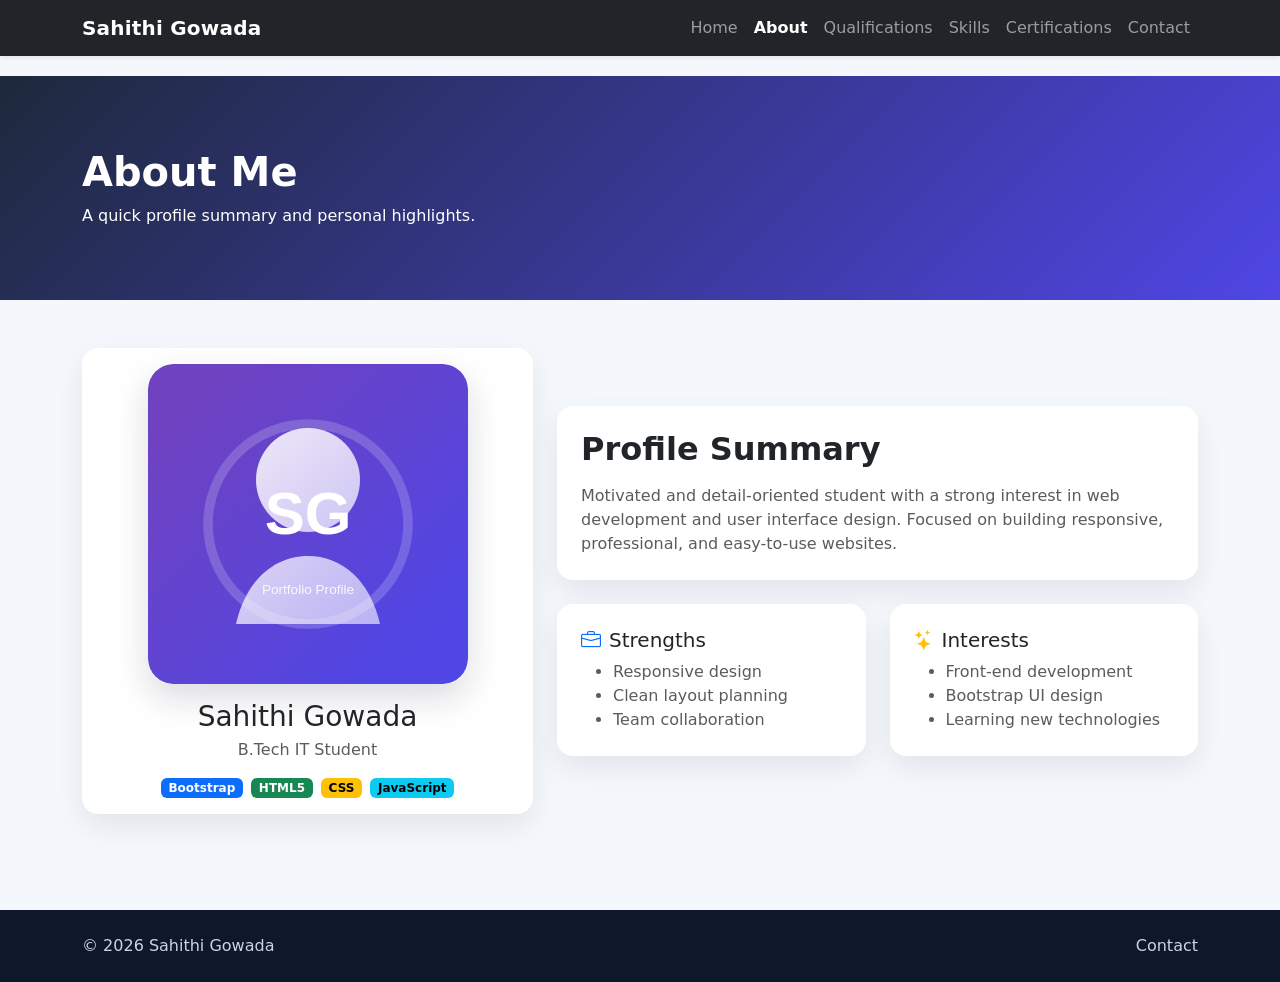
<file: about.html>
<!doctype html>
<html lang="en">
<head>
  <meta charset="UTF-8" />
  <meta name="viewport" content="width=device-width, initial-scale=1.0" />
  <title>About | Sahithi Gowada</title>
  <link href="https://cdn.jsdelivr.net/npm/bootstrap@5.3.3/dist/css/bootstrap.min.css" rel="stylesheet">
  <link href="https://cdn.jsdelivr.net/npm/bootstrap-icons@1.11.3/font/bootstrap-icons.min.css" rel="stylesheet">
  <link rel="stylesheet" href="cssstyles.css" />
</head>
<body>

<nav class="navbar navbar-expand-lg navbar-dark bg-dark fixed-top shadow-sm">
  <div class="container">
    <a class="navbar-brand fw-bold" href="index.html">Sahithi Gowada</a>
    <button class="navbar-toggler" type="button" data-bs-toggle="collapse" data-bs-target="#mainNav"><span class="navbar-toggler-icon"></span></button>
    <div class="collapse navbar-collapse" id="mainNav">
      <ul class="navbar-nav ms-auto mb-2 mb-lg-0 align-items-lg-center">
        <li class="nav-item"><a class="nav-link" href="index.html">Home</a></li>
        <li class="nav-item"><a class="nav-link" href="about.html">About</a></li>
        <li class="nav-item"><a class="nav-link" href="qualifications.html">Qualifications</a></li>
        <li class="nav-item"><a class="nav-link" href="skills.html">Skills</a></li>
        <li class="nav-item"><a class="nav-link" href="certifications.html">Certifications</a></li>
        <li class="nav-item"><a class="nav-link" href="contact.html">Contact</a></li>
      </ul>
    </div>
  </div>
</nav>

<header class="page-header py-5">
  <div class="container py-4">
    <h1 class="fw-bold mb-2">About Me</h1>
    <p class="mb-0 text-white-75">A quick profile summary and personal highlights.</p>
  </div>
</header>

<main class="py-5">
  <div class="container">
    <div class="row g-4 align-items-center">
      <div class="col-lg-5">
        <div class="card card-elevated h-100 p-3 text-center">
          <img src="assets/img/profile.svg" class="profile-image mx-auto mb-3" alt="Profile image">
          <h3 class="mb-1">Sahithi Gowada</h3>
          <p class="text-muted mb-3">B.Tech IT Student</p>
          <div class="d-flex justify-content-center gap-2 flex-wrap">
            <span class="badge text-bg-primary">Bootstrap</span>
            <span class="badge text-bg-success">HTML5</span>
            <span class="badge text-bg-warning">CSS</span>
            <span class="badge text-bg-info">JavaScript</span>
          </div>
        </div>
      </div>

      <div class="col-lg-7">
        <div class="card card-elevated p-4 mb-4">
          <h2 class="section-title">Profile Summary</h2>
          <p class="text-muted mb-0">
            Motivated and detail-oriented student with a strong interest in web development and user interface design.
            Focused on building responsive, professional, and easy-to-use websites.
          </p>
        </div>

        <div class="row g-4">
          <div class="col-md-6">
            <div class="card card-elevated h-100 p-4">
              <h5><i class="bi bi-briefcase me-2 text-primary"></i>Strengths</h5>
              <ul class="mb-0 text-muted">
                <li>Responsive design</li>
                <li>Clean layout planning</li>
                <li>Team collaboration</li>
              </ul>
            </div>
          </div>
          <div class="col-md-6">
            <div class="card card-elevated h-100 p-4">
              <h5><i class="bi bi-stars me-2 text-warning"></i>Interests</h5>
              <ul class="mb-0 text-muted">
                <li>Front-end development</li>
                <li>Bootstrap UI design</li>
                <li>Learning new technologies</li>
              </ul>
            </div>
          </div>
        </div>
      </div>
    </div>
  </div>
</main>

<footer class="footer py-4 mt-5">
  <div class="container d-flex justify-content-between align-items-center">
    <p class="mb-0">© <span id="year"></span> Sahithi Gowada</p>
    <a href="contact.html" class="footer-link">Contact</a>
  </div>
</footer>

<script src="https://cdn.jsdelivr.net/npm/bootstrap@5.3.3/dist/js/bootstrap.bundle.min.js"></script>
<script src="js/main.js"></script>
</body>
</html>
</file>
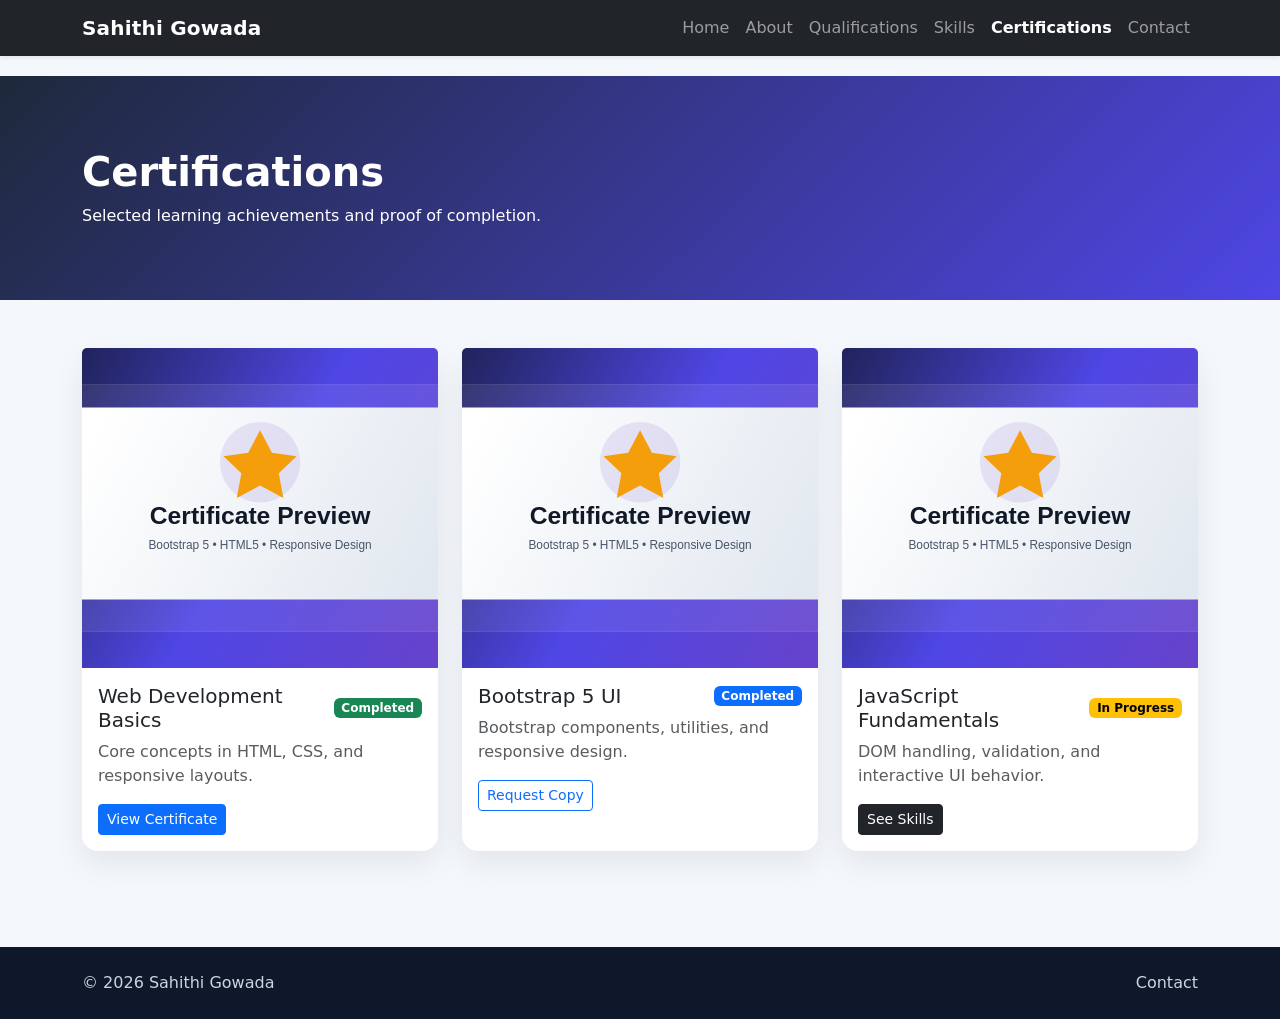
<file: certifications.html>
<!doctype html>
<html lang="en">
<head>
  <meta charset="UTF-8" />
  <meta name="viewport" content="width=device-width, initial-scale=1.0" />
  <title>Certifications | Sahithi Gowada</title>
  <link href="https://cdn.jsdelivr.net/npm/bootstrap@5.3.3/dist/css/bootstrap.min.css" rel="stylesheet">
  <link href="https://cdn.jsdelivr.net/npm/bootstrap-icons@1.11.3/font/bootstrap-icons.min.css" rel="stylesheet">
  <link rel="stylesheet" href="cssstyles.css" />
</head>
<body>

<nav class="navbar navbar-expand-lg navbar-dark bg-dark fixed-top shadow-sm">
  <div class="container">
    <a class="navbar-brand fw-bold" href="index.html">Sahithi Gowada</a>
    <button class="navbar-toggler" type="button" data-bs-toggle="collapse" data-bs-target="#mainNav"><span class="navbar-toggler-icon"></span></button>
    <div class="collapse navbar-collapse" id="mainNav">
      <ul class="navbar-nav ms-auto mb-2 mb-lg-0 align-items-lg-center">
        <li class="nav-item"><a class="nav-link" href="index.html">Home</a></li>
        <li class="nav-item"><a class="nav-link" href="about.html">About</a></li>
        <li class="nav-item"><a class="nav-link" href="qualifications.html">Qualifications</a></li>
        <li class="nav-item"><a class="nav-link" href="skills.html">Skills</a></li>
        <li class="nav-item"><a class="nav-link" href="certifications.html">Certifications</a></li>
        <li class="nav-item"><a class="nav-link" href="contact.html">Contact</a></li>
      </ul>
    </div>
  </div>
</nav>

<header class="page-header py-5">
  <div class="container py-4">
    <h1 class="fw-bold mb-2">Certifications</h1>
    <p class="mb-0 text-white-75">Selected learning achievements and proof of completion.</p>
  </div>
</header>

<main class="py-5">
  <div class="container">
    <div class="row g-4">
      <div class="col-md-4">
        <div class="card card-elevated h-100">
          <img src="assets/img/certificate.svg" class="card-img-top cert-image" alt="Certificate preview">
          <div class="card-body">
            <div class="d-flex justify-content-between align-items-center mb-2">
              <h5 class="card-title mb-0">Web Development Basics</h5>
              <span class="badge text-bg-success">Completed</span>
            </div>
            <p class="card-text text-muted">Core concepts in HTML, CSS, and responsive layouts.</p>
            <button class="btn btn-primary btn-sm" data-bs-toggle="modal" data-bs-target="#certificateModal">View Certificate</button>
          </div>
        </div>
      </div>

      <div class="col-md-4">
        <div class="card card-elevated h-100">
          <img src="assets/img/certificate.svg" class="card-img-top cert-image" alt="Certificate preview">
          <div class="card-body">
            <div class="d-flex justify-content-between align-items-center mb-2">
              <h5 class="card-title mb-0">Bootstrap 5 UI</h5>
              <span class="badge text-bg-primary">Completed</span>
            </div>
            <p class="card-text text-muted">Bootstrap components, utilities, and responsive design.</p>
            <a href="contact.html" class="btn btn-outline-primary btn-sm">Request Copy</a>
          </div>
        </div>
      </div>

      <div class="col-md-4">
        <div class="card card-elevated h-100">
          <img src="assets/img/certificate.svg" class="card-img-top cert-image" alt="Certificate preview">
          <div class="card-body">
            <div class="d-flex justify-content-between align-items-center mb-2">
              <h5 class="card-title mb-0">JavaScript Fundamentals</h5>
              <span class="badge text-bg-warning">In Progress</span>
            </div>
            <p class="card-text text-muted">DOM handling, validation, and interactive UI behavior.</p>
            <a href="skills.html" class="btn btn-dark btn-sm">See Skills</a>
          </div>
        </div>
      </div>
    </div>
  </div>
</main>

<div class="modal fade" id="certificateModal" tabindex="-1" aria-hidden="true">
  <div class="modal-dialog modal-dialog-centered modal-lg">
    <div class="modal-content">
      <div class="modal-header">
        <h5 class="modal-title">Certificate Preview</h5>
        <button type="button" class="btn-close" data-bs-dismiss="modal" aria-label="Close"></button>
      </div>
      <div class="modal-body">
        <img src="assets/img/certificate.svg" class="img-fluid rounded" alt="Certificate preview">
      </div>
      <div class="modal-footer">
        <a href="contact.html" class="btn btn-primary">Verify</a>
        <button type="button" class="btn btn-secondary" data-bs-dismiss="modal">Close</button>
      </div>
    </div>
  </div>
</div>

<footer class="footer py-4 mt-5">
  <div class="container d-flex justify-content-between align-items-center">
    <p class="mb-0">© <span id="year"></span> Sahithi Gowada</p>
    <a href="contact.html" class="footer-link">Contact</a>
  </div>
</footer>

<script src="https://cdn.jsdelivr.net/npm/bootstrap@5.3.3/dist/js/bootstrap.bundle.min.js"></script>
<script src="js/main.js"></script>
</body>
</html>
</file>
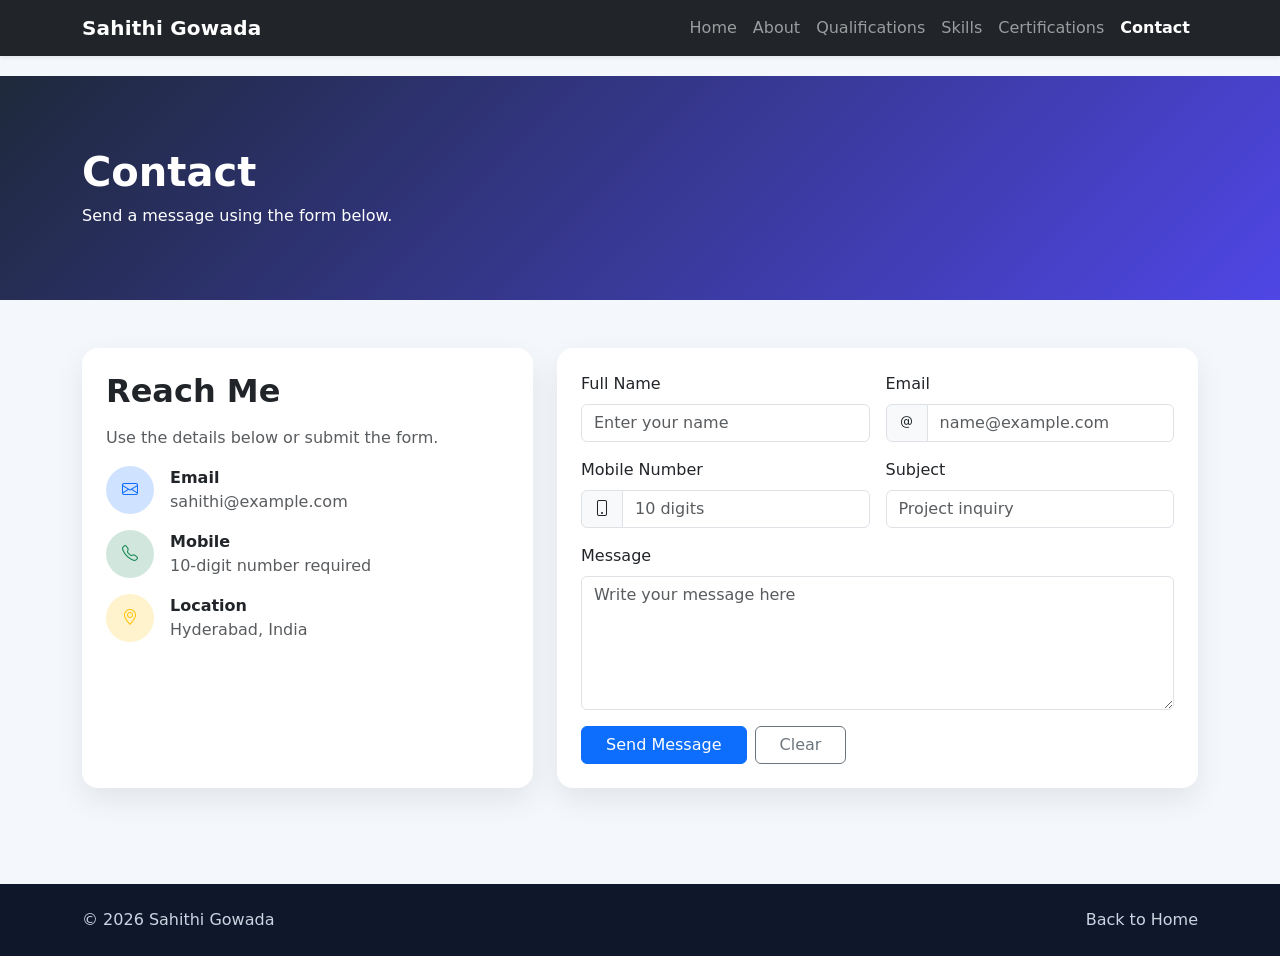
<file: contact.html>
<!doctype html>
<html lang="en">
<head>
  <meta charset="UTF-8" />
  <meta name="viewport" content="width=device-width, initial-scale=1.0" />
  <title>Contact | Sahithi Gowada</title>
  <link href="https://cdn.jsdelivr.net/npm/bootstrap@5.3.3/dist/css/bootstrap.min.css" rel="stylesheet">
  <link href="https://cdn.jsdelivr.net/npm/bootstrap-icons@1.11.3/font/bootstrap-icons.min.css" rel="stylesheet">
  <link rel="stylesheet" href="cssstyles.css" />
</head>
<body>

<nav class="navbar navbar-expand-lg navbar-dark bg-dark fixed-top shadow-sm">
  <div class="container">
    <a class="navbar-brand fw-bold" href="index.html">Sahithi Gowada</a>
    <button class="navbar-toggler" type="button" data-bs-toggle="collapse" data-bs-target="#mainNav"><span class="navbar-toggler-icon"></span></button>
    <div class="collapse navbar-collapse" id="mainNav">
      <ul class="navbar-nav ms-auto mb-2 mb-lg-0 align-items-lg-center">
        <li class="nav-item"><a class="nav-link" href="index.html">Home</a></li>
        <li class="nav-item"><a class="nav-link" href="about.html">About</a></li>
        <li class="nav-item"><a class="nav-link" href="qualifications.html">Qualifications</a></li>
        <li class="nav-item"><a class="nav-link" href="skills.html">Skills</a></li>
        <li class="nav-item"><a class="nav-link" href="certifications.html">Certifications</a></li>
        <li class="nav-item"><a class="nav-link" href="contact.html">Contact</a></li>
      </ul>
    </div>
  </div>
</nav>

<header class="page-header py-5">
  <div class="container py-4">
    <h1 class="fw-bold mb-2">Contact</h1>
    <p class="mb-0 text-white-75">Send a message using the form below.</p>
  </div>
</header>

<main class="py-5">
  <div class="container">
    <div id="formAlert"></div>

    <div class="row g-4">
      <div class="col-lg-5">
        <div class="card card-elevated p-4 h-100">
          <h2 class="section-title">Reach Me</h2>
          <p class="text-muted">Use the details below or submit the form.</p>

          <div class="d-flex align-items-start gap-3 mb-3">
            <div class="icon-circle bg-primary-subtle text-primary"><i class="bi bi-envelope"></i></div>
            <div>
              <div class="fw-semibold">Email</div>
              <div class="text-muted">sahithi@example.com</div>
            </div>
          </div>

          <div class="d-flex align-items-start gap-3 mb-3">
            <div class="icon-circle bg-success-subtle text-success"><i class="bi bi-telephone"></i></div>
            <div>
              <div class="fw-semibold">Mobile</div>
              <div class="text-muted">10-digit number required</div>
            </div>
          </div>

          <div class="d-flex align-items-start gap-3">
            <div class="icon-circle bg-warning-subtle text-warning"><i class="bi bi-geo-alt"></i></div>
            <div>
              <div class="fw-semibold">Location</div>
              <div class="text-muted">Hyderabad, India</div>
            </div>
          </div>
        </div>
      </div>

      <div class="col-lg-7">
        <form id="contactForm" class="card card-elevated p-4" novalidate>
          <div class="row g-3">
            <div class="col-md-6">
              <label for="fullName" class="form-label">Full Name</label>
              <input type="text" class="form-control" id="fullName" required placeholder="Enter your name">
              <div class="invalid-feedback">Name is required.</div>
            </div>

            <div class="col-md-6">
              <label for="email" class="form-label">Email</label>
              <div class="input-group has-validation">
                <span class="input-group-text"><i class="bi bi-at"></i></span>
                <input type="email" class="form-control" id="email" required placeholder="name@example.com">
                <div class="invalid-feedback">Enter a valid email address.</div>
              </div>
            </div>

            <div class="col-md-6">
              <label for="mobile" class="form-label">Mobile Number</label>
              <div class="input-group has-validation">
                <span class="input-group-text"><i class="bi bi-phone"></i></span>
                <input type="text" class="form-control" id="mobile" required placeholder="10 digits">
                <div class="invalid-feedback">Enter a valid 10-digit mobile number.</div>
              </div>
            </div>

            <div class="col-md-6">
              <label for="subject" class="form-label">Subject</label>
              <input type="text" class="form-control" id="subject" required placeholder="Project inquiry">
              <div class="invalid-feedback">Subject is required.</div>
            </div>

            <div class="col-12">
              <label for="message" class="form-label">Message</label>
              <textarea class="form-control" id="message" rows="5" required placeholder="Write your message here"></textarea>
              <div class="invalid-feedback">Message is required.</div>
            </div>

            <div class="col-12 d-flex gap-2 flex-wrap">
              <button type="submit" class="btn btn-primary px-4">Send Message</button>
              <button type="reset" class="btn btn-outline-secondary px-4">Clear</button>
            </div>
          </div>
        </form>
      </div>
    </div>
  </div>
</main>

<footer class="footer py-4 mt-5">
  <div class="container d-flex justify-content-between align-items-center">
    <p class="mb-0">© <span id="year"></span> Sahithi Gowada</p>
    <a href="index.html" class="footer-link">Back to Home</a>
  </div>
</footer>

<script src="https://cdn.jsdelivr.net/npm/bootstrap@5.3.3/dist/js/bootstrap.bundle.min.js"></script>
<script src="js/main.js"></script>
</body>
</html>
</file>
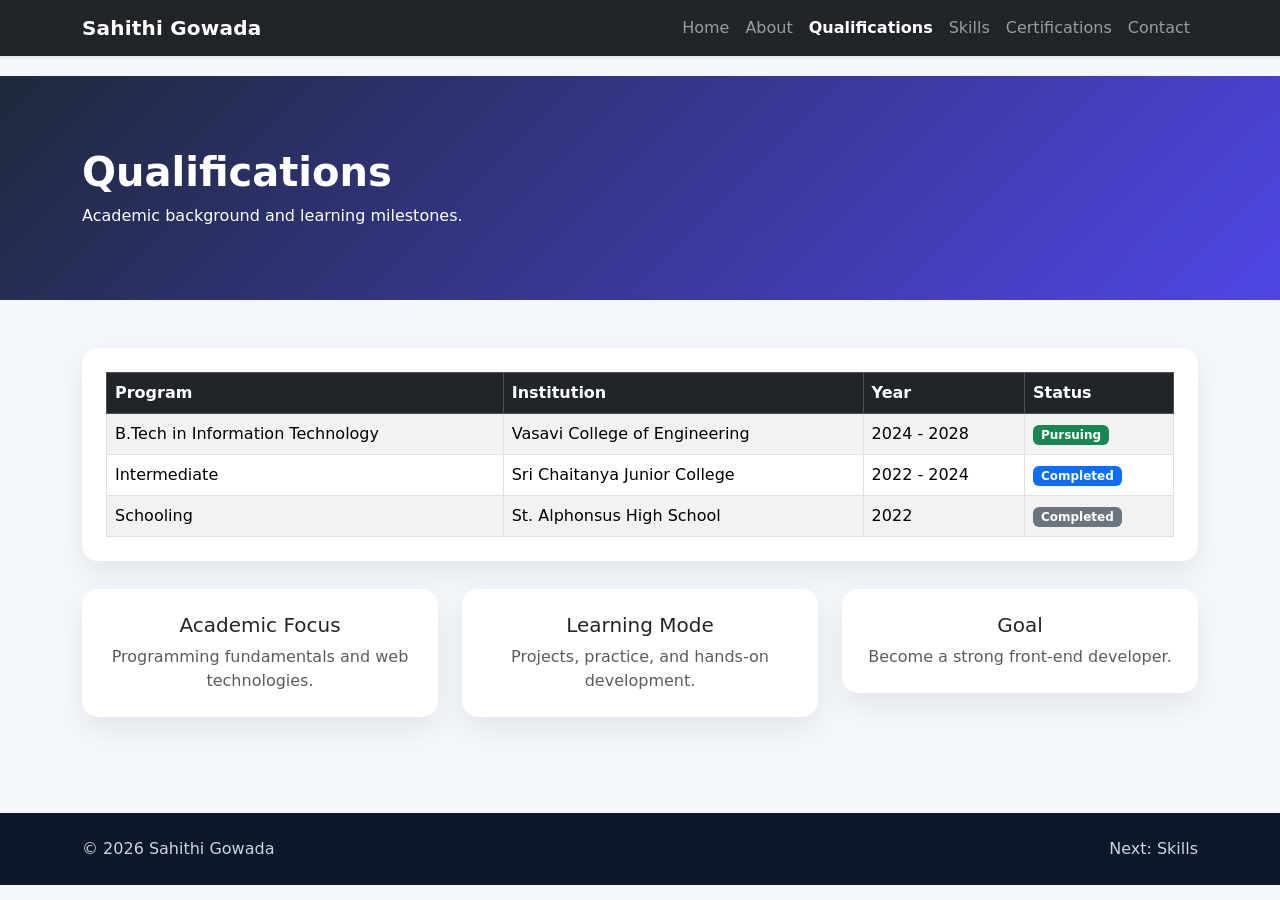
<file: qualifications.html>
<!doctype html>
<html lang="en">
<head>
  <meta charset="UTF-8" />
  <meta name="viewport" content="width=device-width, initial-scale=1.0" />
  <title>Qualifications | Sahithi Gowada</title>
  <link href="https://cdn.jsdelivr.net/npm/bootstrap@5.3.3/dist/css/bootstrap.min.css" rel="stylesheet">
  <link href="https://cdn.jsdelivr.net/npm/bootstrap-icons@1.11.3/font/bootstrap-icons.min.css" rel="stylesheet">
  <link rel="stylesheet" href="cssstyles.css" />
</head>
<body>

<nav class="navbar navbar-expand-lg navbar-dark bg-dark fixed-top shadow-sm">
  <div class="container">
    <a class="navbar-brand fw-bold" href="index.html">Sahithi Gowada</a>
    <button class="navbar-toggler" type="button" data-bs-toggle="collapse" data-bs-target="#mainNav"><span class="navbar-toggler-icon"></span></button>
    <div class="collapse navbar-collapse" id="mainNav">
      <ul class="navbar-nav ms-auto mb-2 mb-lg-0 align-items-lg-center">
        <li class="nav-item"><a class="nav-link" href="index.html">Home</a></li>
        <li class="nav-item"><a class="nav-link" href="about.html">About</a></li>
        <li class="nav-item"><a class="nav-link" href="qualifications.html">Qualifications</a></li>
        <li class="nav-item"><a class="nav-link" href="skills.html">Skills</a></li>
        <li class="nav-item"><a class="nav-link" href="certifications.html">Certifications</a></li>
        <li class="nav-item"><a class="nav-link" href="contact.html">Contact</a></li>
      </ul>
    </div>
  </div>
</nav>

<header class="page-header py-5">
  <div class="container py-4">
    <h1 class="fw-bold mb-2">Qualifications</h1>
    <p class="mb-0 text-white-75">Academic background and learning milestones.</p>
  </div>
</header>

<main class="py-5">
  <div class="container">
    <div class="card card-elevated p-4">
      <div class="table-responsive">
        <table class="table table-striped table-bordered table-hover align-middle mb-0">
          <thead class="table-dark">
            <tr>
              <th>Program</th>
              <th>Institution</th>
              <th>Year</th>
              <th>Status</th>
            </tr>
          </thead>
          <tbody>
            <tr>
              <td>B.Tech in Information Technology</td>
              <td>Vasavi College of Engineering</td>
              <td>2024 - 2028</td>
              <td><span class="badge text-bg-success">Pursuing</span></td>
            </tr>
            <tr>
              <td>Intermediate</td>
              <td>Sri Chaitanya Junior College</td>
              <td>2022 - 2024</td>
              <td><span class="badge text-bg-primary">Completed</span></td>
            </tr>
            <tr>
              <td>Schooling</td>
              <td>St. Alphonsus High School</td>
              <td>2022</td>
              <td><span class="badge text-bg-secondary">Completed</span></td>
            </tr>
          </tbody>
        </table>
      </div>
    </div>

    <div class="row g-4 mt-1">
      <div class="col-md-4">
        <div class="card card-elevated p-4 text-center">
          <h5 class="mb-2">Academic Focus</h5>
          <p class="mb-0 text-muted">Programming fundamentals and web technologies.</p>
        </div>
      </div>
      <div class="col-md-4">
        <div class="card card-elevated p-4 text-center">
          <h5 class="mb-2">Learning Mode</h5>
          <p class="mb-0 text-muted">Projects, practice, and hands-on development.</p>
        </div>
      </div>
      <div class="col-md-4">
        <div class="card card-elevated p-4 text-center">
          <h5 class="mb-2">Goal</h5>
          <p class="mb-0 text-muted">Become a strong front-end developer.</p>
        </div>
      </div>
    </div>
  </div>
</main>

<footer class="footer py-4 mt-5">
  <div class="container d-flex justify-content-between align-items-center">
    <p class="mb-0">© <span id="year"></span> Sahithi Gowada</p>
    <a href="skills.html" class="footer-link">Next: Skills</a>
  </div>
</footer>

<script src="https://cdn.jsdelivr.net/npm/bootstrap@5.3.3/dist/js/bootstrap.bundle.min.js"></script>
<script src="js/main.js"></script>
</body>
</html>
</file>
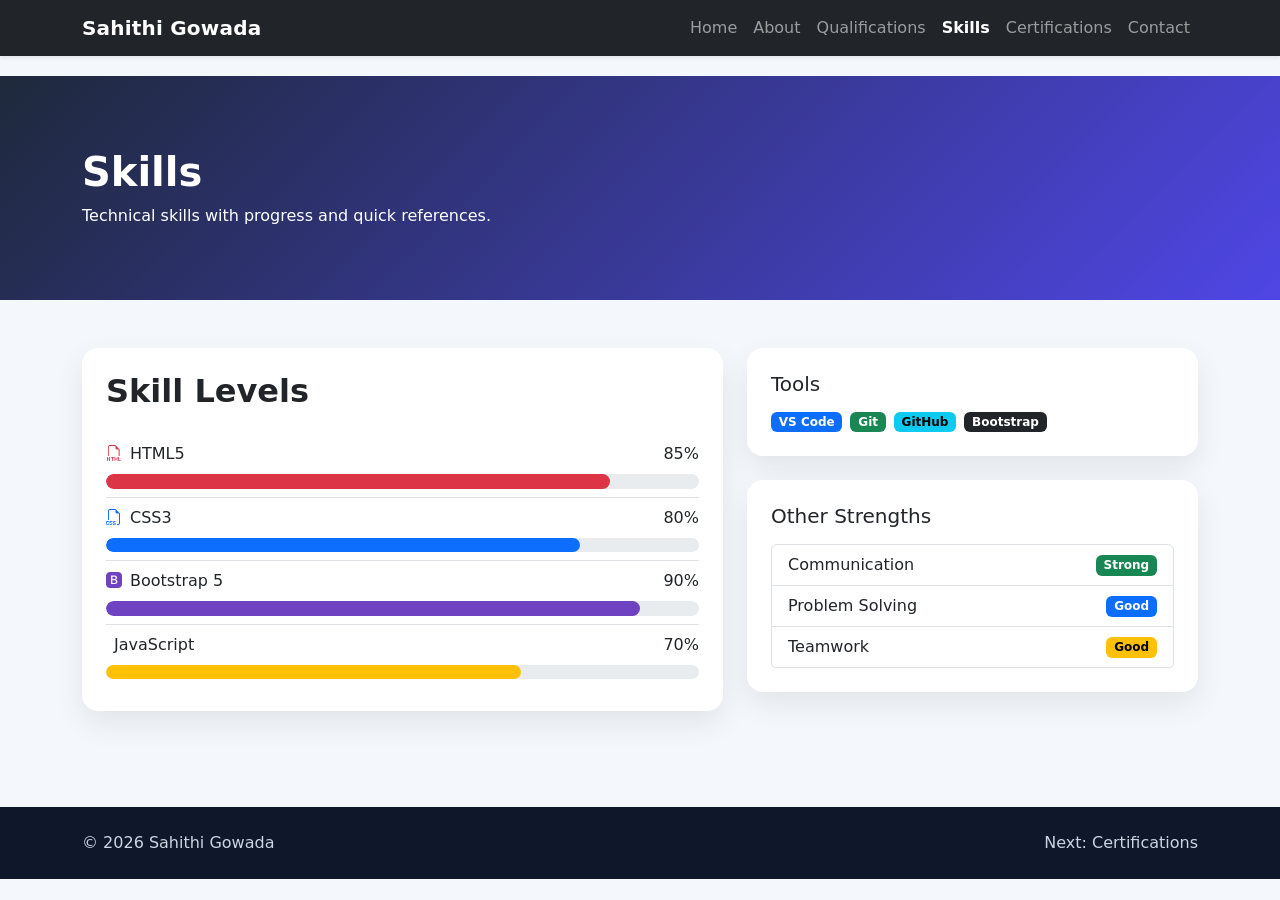
<file: skills.html>
<!doctype html>
<html lang="en">
<head>
  <meta charset="UTF-8" />
  <meta name="viewport" content="width=device-width, initial-scale=1.0" />
  <title>Skills | Sahithi Gowada</title>
  <link href="https://cdn.jsdelivr.net/npm/bootstrap@5.3.3/dist/css/bootstrap.min.css" rel="stylesheet">
  <link href="https://cdn.jsdelivr.net/npm/bootstrap-icons@1.11.3/font/bootstrap-icons.min.css" rel="stylesheet">
  <link rel="stylesheet" href="cssstyles.css" />
</head>
<body>

<nav class="navbar navbar-expand-lg navbar-dark bg-dark fixed-top shadow-sm">
  <div class="container">
    <a class="navbar-brand fw-bold" href="index.html">Sahithi Gowada</a>
    <button class="navbar-toggler" type="button" data-bs-toggle="collapse" data-bs-target="#mainNav"><span class="navbar-toggler-icon"></span></button>
    <div class="collapse navbar-collapse" id="mainNav">
      <ul class="navbar-nav ms-auto mb-2 mb-lg-0 align-items-lg-center">
        <li class="nav-item"><a class="nav-link" href="index.html">Home</a></li>
        <li class="nav-item"><a class="nav-link" href="about.html">About</a></li>
        <li class="nav-item"><a class="nav-link" href="qualifications.html">Qualifications</a></li>
        <li class="nav-item"><a class="nav-link" href="skills.html">Skills</a></li>
        <li class="nav-item"><a class="nav-link" href="certifications.html">Certifications</a></li>
        <li class="nav-item"><a class="nav-link" href="contact.html">Contact</a></li>
      </ul>
    </div>
  </div>
</nav>

<header class="page-header py-5">
  <div class="container py-4">
    <h1 class="fw-bold mb-2">Skills</h1>
    <p class="mb-0 text-white-75">Technical skills with progress and quick references.</p>
  </div>
</header>

<main class="py-5">
  <div class="container">
    <div class="row g-4">
      <div class="col-lg-7">
        <div class="card card-elevated p-4">
          <h2 class="section-title mb-4">Skill Levels</h2>

          <ul class="list-group list-group-flush">
            <li class="list-group-item px-0">
              <div class="d-flex justify-content-between">
                <span><i class="bi bi-filetype-html text-danger me-2"></i>HTML5</span>
                <span>85%</span>
              </div>
              <div class="progress mt-2">
                <div class="progress-bar bg-danger" style="width:85%"></div>
              </div>
            </li>

            <li class="list-group-item px-0">
              <div class="d-flex justify-content-between">
                <span><i class="bi bi-filetype-css text-primary me-2"></i>CSS3</span>
                <span>80%</span>
              </div>
              <div class="progress mt-2">
                <div class="progress-bar bg-primary" style="width:80%"></div>
              </div>
            </li>

            <li class="list-group-item px-0">
              <div class="d-flex justify-content-between">
                <span><i class="bi bi-bootstrap-fill text-purple me-2"></i>Bootstrap 5</span>
                <span>90%</span>
              </div>
              <div class="progress mt-2">
                <div class="progress-bar bg-purple" style="width:90%"></div>
              </div>
            </li>

            <li class="list-group-item px-0">
              <div class="d-flex justify-content-between">
                <span><i class="bi bi-javascript text-warning me-2"></i>JavaScript</span>
                <span>70%</span>
              </div>
              <div class="progress mt-2">
                <div class="progress-bar bg-warning" style="width:70%"></div>
              </div>
            </li>
          </ul>
        </div>
      </div>

      <div class="col-lg-5">
        <div class="card card-elevated p-4 mb-4">
          <h5 class="mb-3">Tools</h5>
          <div class="d-flex flex-wrap gap-2">
            <span class="badge text-bg-primary">VS Code</span>
            <span class="badge text-bg-success">Git</span>
            <span class="badge text-bg-info">GitHub</span>
            <span class="badge text-bg-dark">Bootstrap</span>
          </div>
        </div>

        <div class="card card-elevated p-4">
          <h5 class="mb-3">Other Strengths</h5>
          <div class="list-group">
            <div class="list-group-item d-flex justify-content-between align-items-center">
              Communication <span class="badge text-bg-success">Strong</span>
            </div>
            <div class="list-group-item d-flex justify-content-between align-items-center">
              Problem Solving <span class="badge text-bg-primary">Good</span>
            </div>
            <div class="list-group-item d-flex justify-content-between align-items-center">
              Teamwork <span class="badge text-bg-warning">Good</span>
            </div>
          </div>
        </div>
      </div>
    </div>
  </div>
</main>

<footer class="footer py-4 mt-5">
  <div class="container d-flex justify-content-between align-items-center">
    <p class="mb-0">© <span id="year"></span> Sahithi Gowada</p>
    <a href="certifications.html" class="footer-link">Next: Certifications</a>
  </div>
</footer>

<script src="https://cdn.jsdelivr.net/npm/bootstrap@5.3.3/dist/js/bootstrap.bundle.min.js"></script>
<script src="js/main.js"></script>
</body>
</html>
</file>
<file: cssstyles.css>
:root {
  --brand: #6f42c1;
  --brand-dark: #2d1b69;
  --surface: #ffffff;
}

html {
  scroll-behavior: smooth;
}

body {
  padding-top: 76px;
  background: #f4f7fb;
  color: #1f2937;
}

.navbar-brand {
  letter-spacing: 0.2px;
}

.nav-link.active {
  font-weight: 700;
  color: #fff !important;
}

.hero-section {
  background: linear-gradient(135deg, #2d1b69 0%, #6f42c1 55%, #8b5cf6 100%);
  color: #fff;
}

.hero-card {
  border-radius: 1.25rem;
}

.hero-image,
.cert-image {
  object-fit: cover;
  height: 320px;
}

.page-header {
  background: linear-gradient(135deg, #1e293b, #4f46e5);
  color: #fff;
}

.section-title {
  font-weight: 800;
  margin-bottom: 1rem;
}

.card-elevated {
  border: 0;
  box-shadow: 0 12px 30px rgba(15, 23, 42, 0.08);
  border-radius: 1rem;
}

.icon-circle {
  width: 3rem;
  height: 3rem;
  border-radius: 50%;
  display: inline-flex;
  align-items: center;
  justify-content: center;
  background: #eef2ff;
}

.profile-image {
  width: 100%;
  max-width: 320px;
  border-radius: 1.5rem;
  box-shadow: 0 14px 35px rgba(15, 23, 42, 0.15);
}

.progress {
  height: 0.9rem;
  border-radius: 999px;
}

.progress-bar {
  border-radius: 999px;
}

.text-purple {
  color: var(--brand) !important;
}

.bg-purple {
  background-color: var(--brand) !important;
}

.footer {
  background: #0f172a;
  color: #cbd5e1;
}

.footer-link {
  color: #cbd5e1;
  text-decoration: none;
}

.footer-link:hover {
  color: #fff;
}

@media (max-width: 991.98px) {
  body {
    padding-top: 72px;
  }

  .hero-image,
  .cert-image {
    height: 250px;
  }
}
</file>
